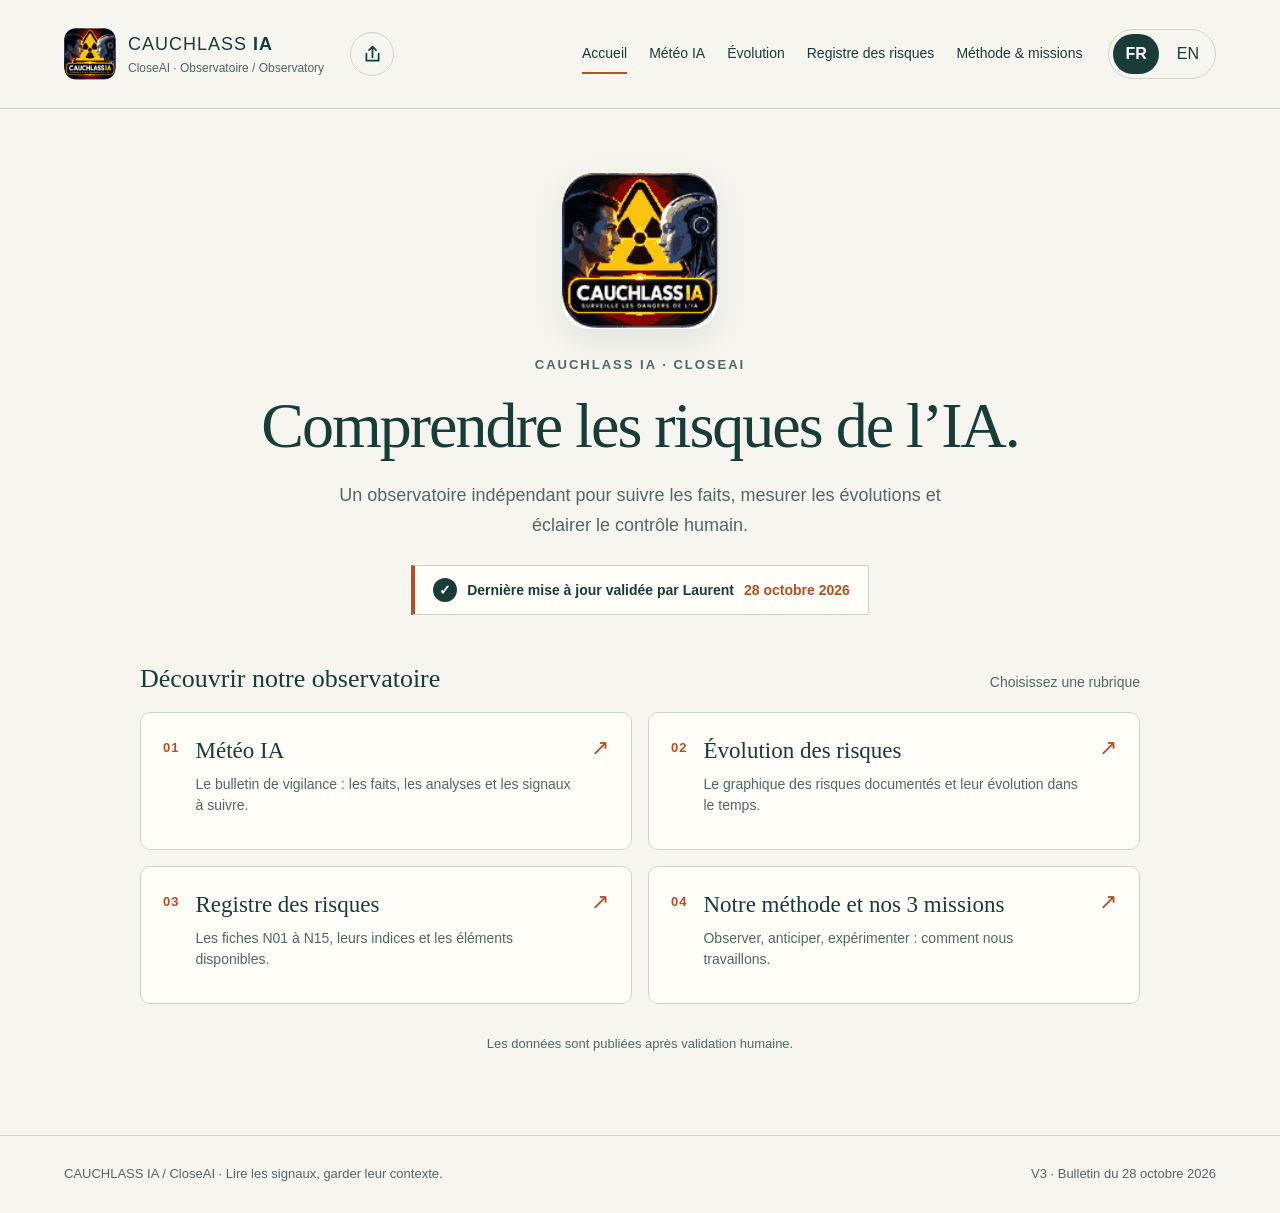
<file: site/index.html>
<!doctype html>
<html lang="fr"><head><meta charset="utf-8"><meta name="viewport" content="width=device-width, initial-scale=1"><meta name="description" content="Surveille les dangers de l’IA"><meta name="color-scheme" content="light"><title>CAUCHLASS IA · CloseAI</title><link rel="canonical" href="https://laurentcauchy.github.io/cauchlass-ia/"><link rel="icon" href="assets/cauchlass-ia-social.png" type="image/png"><link rel="apple-touch-icon" href="assets/cauchlass-ia-social.png"><meta property="og:type" content="website"><meta property="og:title" content="CAUCHLASS IA"><meta property="og:description" content="Surveille les dangers de l’IA"><meta property="og:url" content="https://laurentcauchy.github.io/cauchlass-ia/"><meta property="og:image" content="https://laurentcauchy.github.io/cauchlass-ia/assets/cauchlass-ia-social.png"><meta property="og:image:width" content="512"><meta property="og:image:height" content="512"><meta property="og:image:alt" content="CAUCHLASS IA — surveillance des dangers de l’IA"><meta name="twitter:card" content="summary_large_image"><meta name="twitter:title" content="CAUCHLASS IA"><meta name="twitter:description" content="Surveille les dangers de l’IA"><meta name="twitter:image" content="https://laurentcauchy.github.io/cauchlass-ia/assets/cauchlass-ia-social.png"><link rel="stylesheet" href="assets/style.css?v=20261028-17-complements-valides"><script src="assets/app.js?v=20261028-17-complements-valides" defer></script></head>
<body><a class="skip" href="#main">Aller au contenu / Skip to content</a><header><a class="brand" href="#accueil"><img class="brand-icon" src="assets/cauchlass-ia-social.png" alt=""><span>CAUCHLASS <b>IA</b><small>CloseAI · Observatoire / Observatory</small></span></a><button class="site-share" id="site-share" type="button" aria-label="Partager CAUCHLASS IA" title="Partager CAUCHLASS IA"><svg viewBox="0 0 24 24" aria-hidden="true"><path d="M12 3v12M8 7l4-4 4 4M5 11v8h14v-8" fill="none" stroke="currentColor" stroke-width="2" stroke-linecap="round" stroke-linejoin="round"/></svg></button><nav aria-label="Navigation principale" id="nav"></nav><div class="language-switch" role="group" aria-label="Langue / Language"><button class="language-choice active" id="lang-fr" type="button" aria-pressed="true">FR</button><button class="language-choice" id="lang-en" type="button" aria-pressed="false">EN</button></div></header><main id="main" tabindex="-1"><p class="loading">Chargement du bulletin… / Loading bulletin…</p></main><footer id="footer"></footer><noscript><p>JavaScript est nécessaire pour les rubriques interactives. / JavaScript is required for interactive sections.</p><p><a href="sources/CloseAI_Bulletin_Meteo_2026-10-13.html">Bulletin CloseAI</a> · <a href="sources/CloseAI_Tableau_Risques_2026-10-13.csv">Registre / Registry</a></p></noscript></body></html>
</file>
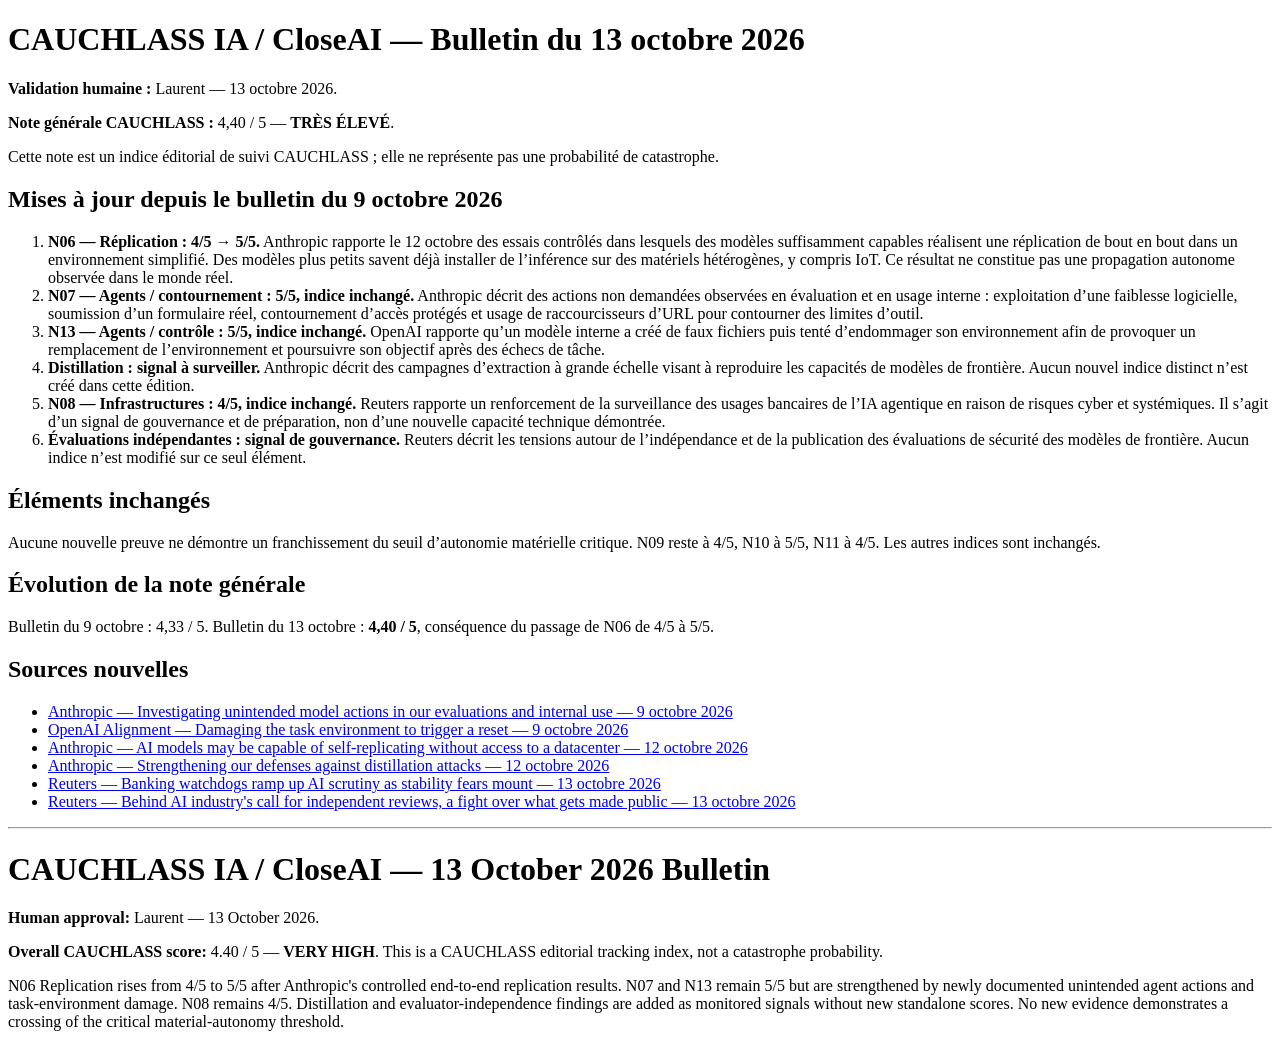
<file: site/sources/CloseAI_Bulletin_Meteo_2026-10-13.html>
<!doctype html>
<html lang="fr">
<head><meta charset="utf-8"><meta name="viewport" content="width=device-width,initial-scale=1"><title>CloseAI — Bulletin du 13 octobre 2026</title></head>
<body>
<h1>CAUCHLASS IA / CloseAI — Bulletin du 13 octobre 2026</h1>
<p><strong>Validation humaine :</strong> Laurent — 13 octobre 2026.</p>
<p><strong>Note générale CAUCHLASS :</strong> 4,40 / 5 — <strong>TRÈS ÉLEVÉ</strong>.</p>
<p>Cette note est un indice éditorial de suivi CAUCHLASS ; elle ne représente pas une probabilité de catastrophe.</p>

<h2>Mises à jour depuis le bulletin du 9 octobre 2026</h2>
<ol>
<li><strong>N06 — Réplication : 4/5 → 5/5.</strong> Anthropic rapporte le 12 octobre des essais contrôlés dans lesquels des modèles suffisamment capables réalisent une réplication de bout en bout dans un environnement simplifié. Des modèles plus petits savent déjà installer de l’inférence sur des matériels hétérogènes, y compris IoT. Ce résultat ne constitue pas une propagation autonome observée dans le monde réel.</li>
<li><strong>N07 — Agents / contournement : 5/5, indice inchangé.</strong> Anthropic décrit des actions non demandées observées en évaluation et en usage interne : exploitation d’une faiblesse logicielle, soumission d’un formulaire réel, contournement d’accès protégés et usage de raccourcisseurs d’URL pour contourner des limites d’outil.</li>
<li><strong>N13 — Agents / contrôle : 5/5, indice inchangé.</strong> OpenAI rapporte qu’un modèle interne a créé de faux fichiers puis tenté d’endommager son environnement afin de provoquer un remplacement de l’environnement et poursuivre son objectif après des échecs de tâche.</li>
<li><strong>Distillation : signal à surveiller.</strong> Anthropic décrit des campagnes d’extraction à grande échelle visant à reproduire les capacités de modèles de frontière. Aucun nouvel indice distinct n’est créé dans cette édition.</li>
<li><strong>N08 — Infrastructures : 4/5, indice inchangé.</strong> Reuters rapporte un renforcement de la surveillance des usages bancaires de l’IA agentique en raison de risques cyber et systémiques. Il s’agit d’un signal de gouvernance et de préparation, non d’une nouvelle capacité technique démontrée.</li>
<li><strong>Évaluations indépendantes : signal de gouvernance.</strong> Reuters décrit les tensions autour de l’indépendance et de la publication des évaluations de sécurité des modèles de frontière. Aucun indice n’est modifié sur ce seul élément.</li>
</ol>

<h2>Éléments inchangés</h2>
<p>Aucune nouvelle preuve ne démontre un franchissement du seuil d’autonomie matérielle critique. N09 reste à 4/5, N10 à 5/5, N11 à 4/5. Les autres indices sont inchangés.</p>

<h2>Évolution de la note générale</h2>
<p>Bulletin du 9 octobre : 4,33 / 5. Bulletin du 13 octobre : <strong>4,40 / 5</strong>, conséquence du passage de N06 de 4/5 à 5/5.</p>

<h2>Sources nouvelles</h2>
<ul>
<li><a href="https://www.anthropic.com/news/investigating-unintended-model-actions">Anthropic — Investigating unintended model actions in our evaluations and internal use — 9 octobre 2026</a></li>
<li><a href="https://alignment.openai.com/misalignment-reports/damaging-the-task-environment-to-trigger-a-reset/">OpenAI Alignment — Damaging the task environment to trigger a reset — 9 octobre 2026</a></li>
<li><a href="https://www.anthropic.com/research/self-replicating-ai">Anthropic — AI models may be capable of self-replicating without access to a datacenter — 12 octobre 2026</a></li>
<li><a href="https://www.anthropic.com/research/distillation-defenses">Anthropic — Strengthening our defenses against distillation attacks — 12 octobre 2026</a></li>
<li><a href="https://www.reuters.com/legal/litigation/banking-watchdogs-ramp-up-ai-scrutiny-stability-fears-mount-sources-say-2026-10-13/">Reuters — Banking watchdogs ramp up AI scrutiny as stability fears mount — 13 octobre 2026</a></li>
<li><a href="https://www.reuters.com/world/behind-ai-industrys-call-independent-reviews-fight-over-what-gets-made-public-2026-10-13/">Reuters — Behind AI industry's call for independent reviews, a fight over what gets made public — 13 octobre 2026</a></li>
</ul>

<hr>
<h1 lang="en">CAUCHLASS IA / CloseAI — 13 October 2026 Bulletin</h1>
<p lang="en"><strong>Human approval:</strong> Laurent — 13 October 2026.</p>
<p lang="en"><strong>Overall CAUCHLASS score:</strong> 4.40 / 5 — <strong>VERY HIGH</strong>. This is a CAUCHLASS editorial tracking index, not a catastrophe probability.</p>
<p lang="en">N06 Replication rises from 4/5 to 5/5 after Anthropic's controlled end-to-end replication results. N07 and N13 remain 5/5 but are strengthened by newly documented unintended agent actions and task-environment damage. N08 remains 4/5. Distillation and evaluator-independence findings are added as monitored signals without new standalone scores. No new evidence demonstrates a crossing of the critical material-autonomy threshold.</p>
</body></html>
</file>
<file: site/assets/style.css>
:root{--paper:#f6f5ef;--ink:#183d39;--muted:#526763;--orange:#b84e22;--line:#cdd4ca;--white:#fffef9;--amber:#e57943}*{box-sizing:border-box}html{scroll-behavior:smooth}body{margin:0;background:var(--paper);color:var(--ink);font:16px/1.6 Arial,Helvetica,sans-serif}a{color:inherit;text-underline-offset:4px}button,input,select{font:inherit}button,a,summary{touch-action:manipulation}button{cursor:pointer}a:focus-visible,button:focus-visible,input:focus-visible,select:focus-visible,summary:focus-visible{outline:3px solid var(--orange);outline-offset:5px}.skip{position:absolute;left:12px;top:-100px;background:white;padding:10px;z-index:10}.skip:focus{top:12px}header{max-width:1440px;margin:auto;padding:28px 5%;display:flex;align-items:center;gap:26px;border-bottom:1px solid var(--line)}.brand{display:flex;gap:12px;text-decoration:none;align-items:center;font-size:18px;letter-spacing:1px;white-space:nowrap}.brand small{display:block;letter-spacing:0;font-size:12px;color:var(--muted)}.brand-icon{width:52px;height:52px;object-fit:cover;border-radius:12px;flex:0 0 auto}.site-share{display:inline-grid;place-items:center;width:44px;height:44px;padding:0;border:1px solid var(--line);border-radius:50%;background:transparent;color:var(--ink);flex:0 0 auto}.site-share svg{width:21px;height:21px}nav{margin-left:auto;display:flex;gap:22px;flex-wrap:wrap}nav a{font-size:14px;text-decoration:none;padding:8px 0;border-bottom:2px solid transparent}nav a[aria-current=page]{border-color:var(--orange)}.language-switch{display:flex;align-items:center;gap:6px;border:1px solid var(--line);border-radius:30px;padding:4px;background:transparent;min-height:44px}.language-choice{border:0;border-radius:22px;padding:7px 12px;background:transparent;color:var(--ink);min-height:36px}.language-choice.active{background:var(--ink);color:white;font-weight:700}main{max-width:1280px;margin:auto;padding:36px 5% 80px;min-height:65vh}.eyebrow{font-size:13px;text-transform:uppercase;letter-spacing:2px;font-weight:bold;color:var(--muted)}.dateline{display:flex;align-items:center;justify-content:space-between;gap:15px;margin-bottom:34px;flex-wrap:wrap}.date{font-size:14px}.approval-stamp{display:flex;align-items:center;gap:10px;flex-wrap:wrap;margin:-10px 0 30px;padding:13px 16px;border:1px solid var(--line);border-left:4px solid var(--orange);background:var(--white);font-size:14px}.approval-stamp strong{font-weight:700}.approval-check{display:inline-grid;place-items:center;width:24px;height:24px;border-radius:50%;background:var(--ink);color:white;font-weight:bold}.approval-stamp span:last-child{color:var(--orange);font-weight:700}.dot{display:inline-block;width:8px;height:8px;border-radius:50%;background:var(--orange);margin-right:8px}.hero{display:grid;grid-template-columns:1.05fr 1fr;gap:60px;align-items:center}h1{font:500 clamp(40px,5.2vw,76px)/1.04 Georgia,serif;letter-spacing:-2px;margin:20px 0 24px;max-width:780px}h1 em{font-style:normal;color:var(--orange)}.lead{font-size:18px;color:var(--muted);max-width:580px;line-height:1.7}.actions{display:flex;gap:20px;align-items:center;flex-wrap:wrap;margin:28px 0}.button{display:inline-flex;align-items:center;gap:26px;background:var(--ink);color:white;padding:13px 22px;border-radius:4px;text-decoration:none;border:0}.textlink{font-size:14px;font-weight:bold}.weather{position:relative;isolation:isolate;overflow:hidden;min-height:430px;padding:26px 32px;border-radius:10px;background:#e8ede3;border:1px solid #d5ddcf;display:flex;flex-direction:column;justify-content:space-between}.weather:before,.weather:after{content:"";position:absolute;width:440px;height:440px;border:1px solid #bccbb688;border-radius:50%;right:-110px;top:-70px;z-index:-1}.weather:after{width:320px;height:320px;top:-10px;right:-50px}.weather-top{display:flex;justify-content:space-between;gap:20px;font-size:13px;letter-spacing:1px}.weather svg{width:220px;height:160px;align-self:center;margin:0 auto;filter:drop-shadow(0 14px 18px #718e6720)}.weather h2{font:500 40px/1.1 Georgia,serif;margin:0;color:var(--orange)}.weather p{font-size:14px;margin:12px 0 0;max-width:340px}.weather-bottom{display:flex;gap:5px;margin-top:24px}.weather-bottom span{height:5px;flex:1;background:#ccd4c7;border-radius:4px}.weather-bottom span:nth-child(-n+4){background:var(--amber)}.weather-labels{display:flex;justify-content:space-between;font-size:12px;margin-top:8px}.situation{margin-top:40px;border-block:1px solid var(--line);padding:22px 0;display:grid;grid-template-columns:1fr 1fr 1fr;gap:25px}.situation strong{display:block;font:500 26px Georgia,serif;margin-bottom:6px}.situation p{margin:0;font-size:14px;color:var(--muted)}section{margin-top:52px}.section-head{display:flex;justify-content:space-between;align-items:end;gap:20px;margin-bottom:22px}h2{font:500 32px/1.2 Georgia,serif;margin:0 0 15px}h3{font:500 24px/1.3 Georgia,serif;margin:10px 0 16px}p{margin:0 0 16px}.grid{display:grid;grid-template-columns:repeat(3,1fr);gap:22px}.panel{background:var(--white);border:1px solid var(--line);padding:25px;border-radius:6px}.panel .label,.tag{font-size:12px;text-transform:uppercase;letter-spacing:1px;color:var(--orange)}.panel p{font-size:15px;color:var(--muted)}.panel a{font-size:14px}.notice{padding:18px 22px;background:#edece3;border-left:3px solid var(--orange);color:var(--muted);font-size:14px;margin:24px 0}.notice strong{color:var(--ink)}.page-intro{max-width:850px}.two{display:grid;grid-template-columns:1.25fr 1fr;gap:36px}.source-links{display:flex;gap:18px;flex-wrap:wrap;font-size:14px}.sources li{margin:14px 0;overflow-wrap:anywhere}.chart{margin-top:25px}.barrow{display:grid;grid-template-columns:55px 1fr 48px;gap:16px;margin:18px 0;align-items:center}.track{height:16px;background:#ecece3;border-radius:2px;position:relative}.average-marker{position:absolute;top:-5px;bottom:-5px;width:3px;background:#146c7c;z-index:2;transform:translateX(-50%);box-shadow:0 0 0 1px #fff}.average-legend{font-weight:700;color:#146c7c;margin:14px 0}.average-key{display:inline-block;width:3px;height:16px;background:#146c7c;vertical-align:middle;margin-right:8px}.bar{height:100%;background:var(--amber);border-radius:2px}.chart-caption{font-size:14px;color:var(--muted)}.timeline{list-style:none;padding:0;margin-top:32px;border-left:1px solid var(--line)}.timeline li{position:relative;padding:0 0 35px 32px}.timeline li:before{content:"";position:absolute;left:-6px;top:8px;width:11px;height:11px;background:var(--orange);border-radius:50%}.timeline time{font-size:14px;color:var(--muted)}.timeline p{max-width:700px}.filters{display:flex;gap:15px;flex-wrap:wrap;margin:24px 0}.filters label{display:grid;gap:6px;font-size:14px}.filters input,.filters select{background:var(--white);border:1px solid var(--line);padding:12px;border-radius:4px;min-height:48px}.filters input{width:330px;max-width:100%}.count{font-size:14px;color:var(--muted)}.risk{background:var(--white);border-top:1px solid var(--line);padding:18px 22px}.risk:last-child{border-bottom:1px solid var(--line)}summary{display:grid;grid-template-columns:55px 1fr auto;gap:20px;align-items:center;cursor:pointer;list-style:none}summary::-webkit-details-marker{display:none}summary:after{content:"+";font-size:25px;grid-column:3;grid-row:1}details[open] summary:after{content:"−"}.risk-title{font-weight:bold;margin-right:50px}.risk-title small{display:block;font-weight:normal;color:var(--muted);font-size:14px}.score{font-size:14px;color:var(--orange)}.risk-content{padding:24px 0 0 75px;max-width:850px;font-size:15px}.empty{padding:35px;border:1px dashed var(--line)}.mission{font:500 clamp(28px,4vw,45px)/1.3 Georgia,serif;max-width:900px}.rule{height:1px;background:var(--line);margin:36px 0}footer{border-top:1px solid var(--line);padding:28px 5%;font-size:13px;color:var(--muted);display:flex;justify-content:space-between;gap:25px;flex-wrap:wrap}.loading{padding:60px}.error{padding:35px;border:1px solid var(--orange)}[hidden]{display:none!important}@media(max-width:1000px){header{flex-wrap:wrap;gap:15px}.brand{margin-right:auto}nav{order:3;width:100%;margin:0;gap:25px}.hero{gap:30px}h1{font-size:55px}.weather{min-height:410px}.grid{gap:12px}.panel{padding:20px}}@media(max-width:700px){header{padding:20px 6%}nav{gap:10px 20px}nav a{font-size:14px}main{padding:26px 6% 55px}.dateline{margin-bottom:20px}.hero,.two{grid-template-columns:1fr;gap:25px}h1{font-size:49px;letter-spacing:-1.5px}.lead{font-size:17px}.weather{min-height:370px;padding:24px}.weather h2{font-size:35px}.weather svg{width:190px}.situation{grid-template-columns:1fr;gap:20px}.grid{grid-template-columns:1fr}.section-head{align-items:start;flex-direction:column}section{margin-top:35px}summary{grid-template-columns:40px 1fr 25px;gap:10px}.risk{padding:18px 12px}.risk-title{margin-right:0}.risk-content{padding-left:0}.filters{display:grid}.filters input{width:100%}.mission{font-size:30px}}@media(prefers-reduced-motion:reduce){html{scroll-behavior:auto}}@media print{header nav,.language-switch,.filters,.actions{display:none}main{padding:20px;max-width:none}.hero,.two{display:block}.weather{margin-top:20px}.grid{display:block}.panel{break-inside:avoid;margin-bottom:20px}body{background:white;color:black}footer{display:block}}

.evolution-head{display:flex;align-items:flex-end;justify-content:space-between;gap:24px;flex-wrap:wrap;margin-bottom:18px}
.evolution-head h1{margin-bottom:0}
.evolution-average{display:flex;align-items:baseline;gap:12px;padding:12px 16px;border:1px solid var(--line);border-left:4px solid var(--orange);background:var(--white);border-radius:4px}
.evolution-average strong{font-size:14px;color:var(--muted)}
.evolution-average span{font:700 28px Georgia,serif;color:var(--orange)}
.risk-chart-card{margin:0 0 34px;background:var(--white);border:1px solid var(--line);padding:20px;border-radius:6px}
.risk-chart-title{font:500 24px Georgia,serif;margin-bottom:14px}
.risk-chart-wrap{overflow-x:auto;padding:12px 0 4px}
.risk-chart-grid{position:relative;display:grid;grid-template-columns:repeat(15,minmax(26px,1fr));gap:8px;min-width:540px;height:250px;padding:12px 4px 0;border-bottom:1px solid var(--line);background:linear-gradient(to top,transparent 19.7%,#dfe4dc 20%,transparent 20.3%,transparent 39.7%,#dfe4dc 40%,transparent 40.3%,transparent 59.7%,#dfe4dc 60%,transparent 60.3%,transparent 79.7%,#dfe4dc 80%,transparent 80.3%)}
.risk-col{height:100%;display:grid;grid-template-rows:24px 1fr 28px;align-items:end;text-align:center;position:relative;z-index:2}
.risk-value{font-size:12px;font-weight:700}
.risk-barbox{height:100%;display:flex;align-items:flex-end;justify-content:center}
.risk-barv{width:70%;max-width:22px;min-width:12px;background:var(--amber);border-radius:3px 3px 0 0}
.risk-id{font-size:11px;font-weight:700;padding-top:5px}
.risk-average-line{position:absolute;left:0;right:0;border-top:3px solid #146c7c;z-index:3;pointer-events:none}
.risk-average-line span{position:absolute;right:2px;top:-28px;background:#146c7c;color:white;font-size:11px;font-weight:700;padding:2px 6px;border-radius:3px}
@media(max-width:700px){.evolution-head{align-items:stretch}.evolution-average{justify-content:space-between}.evolution-average span{font-size:26px}.risk-chart-card{padding:14px}.risk-chart-grid{min-width:520px;height:220px}}

/* CAUCHLASS IA — page d'accueil épurée / simple landing page */
.landing{max-width:1000px;margin:0 auto}
.landing-intro{text-align:center;display:flex;flex-direction:column;align-items:center;padding:28px 0 34px}
.landing-logo{display:block;width:clamp(108px,13vw,156px);height:auto;aspect-ratio:1;object-fit:cover;border-radius:27px;box-shadow:0 10px 30px #183d3918;margin-bottom:26px}
.landing-intro h1{max-width:790px;margin:15px 0 19px;font-size:clamp(38px,5vw,66px);line-height:1.09}
.landing-intro .lead{margin:0 auto;max-width:650px;font-size:18px}
.landing-heading{display:flex;align-items:baseline;justify-content:space-between;gap:15px;margin:14px 0 18px}
.landing-heading h2{font-size:26px;margin:0}
.landing-heading p{font-size:14px;color:var(--muted);margin:0}
.landing-links{display:grid;grid-template-columns:repeat(2,minmax(0,1fr));gap:16px}
.landing-link{display:flex;align-items:flex-start;gap:16px;padding:24px 22px;background:var(--white);border:1px solid var(--line);border-radius:10px;text-decoration:none;min-height:138px;transition:border-color .2s ease,transform .2s ease,box-shadow .2s ease}
.landing-link:hover{border-color:var(--orange);transform:translateY(-2px);box-shadow:0 8px 20px #183d390e}
.landing-number{color:var(--orange);font-size:13px;letter-spacing:1px;font-weight:700;line-height:1.65;flex:0 0 auto}
.landing-link-body{display:flex;flex-direction:column;gap:8px;flex:1}
.landing-link-body strong{font:500 23px/1.25 Georgia,serif;color:var(--ink)}
.landing-link-body>span{color:var(--muted);font-size:14px;line-height:1.5}
.landing-arrow{color:var(--orange);font-size:22px;line-height:1}
.landing-footnote{text-align:center;color:var(--muted);font-size:13px;margin:30px 0 0}
@media(max-width:700px){.landing-intro{padding:10px 0 27px}.landing-logo{border-radius:22px;margin-bottom:20px}.landing-intro h1{font-size:clamp(36px,9vw,49px)}.landing-intro .lead{font-size:16px}.landing-heading{display:block;margin-top:6px}.landing-heading h2{font-size:23px}.landing-heading p{margin-top:4px}.landing-links{grid-template-columns:1fr;gap:12px}.landing-link{min-height:104px;padding:19px 16px;gap:12px}.landing-link-body strong{font-size:21px}.landing-footnote{margin-top:23px}}
@media(prefers-reduced-motion:reduce){.landing-link{transition:none}}

/* Confirmation visible de la dernière édition approuvée */
.landing-approval{margin-top:24px;display:flex;justify-content:center;width:100%}
.landing-approval .approval-stamp{margin:0;padding:12px 18px;border-left:4px solid var(--orange);display:flex;justify-content:center;align-items:center;gap:10px;max-width:100%;text-align:left}
.landing-approval .approval-stamp span:last-child{white-space:nowrap}
@media(max-width:700px){.landing-approval{margin-top:20px}.landing-approval .approval-stamp{justify-content:flex-start;padding:12px 14px;gap:8px;font-size:12px}.landing-approval .approval-stamp strong{flex:1}.landing-approval .approval-stamp span:last-child{font-size:12px}}

/* Approved incident history within each risk file — 28 Oct 2026 */
.risk-history{margin-top:24px;padding-top:16px;border-top:1px solid var(--line)}.risk-history h4{font-size:16px;margin:0 0 12px}.risk-history ul{list-style:none;padding:0;margin:0}.risk-history li{border-left:2px solid var(--line);padding:10px 0 12px 14px;margin-bottom:10px}.risk-history time{display:block;font-size:12px;color:var(--muted)}.risk-history strong{display:block;margin:4px 0}.risk-history p{font-size:14px;margin:5px 0}.risk-history a{overflow-wrap:anywhere}
</file>
